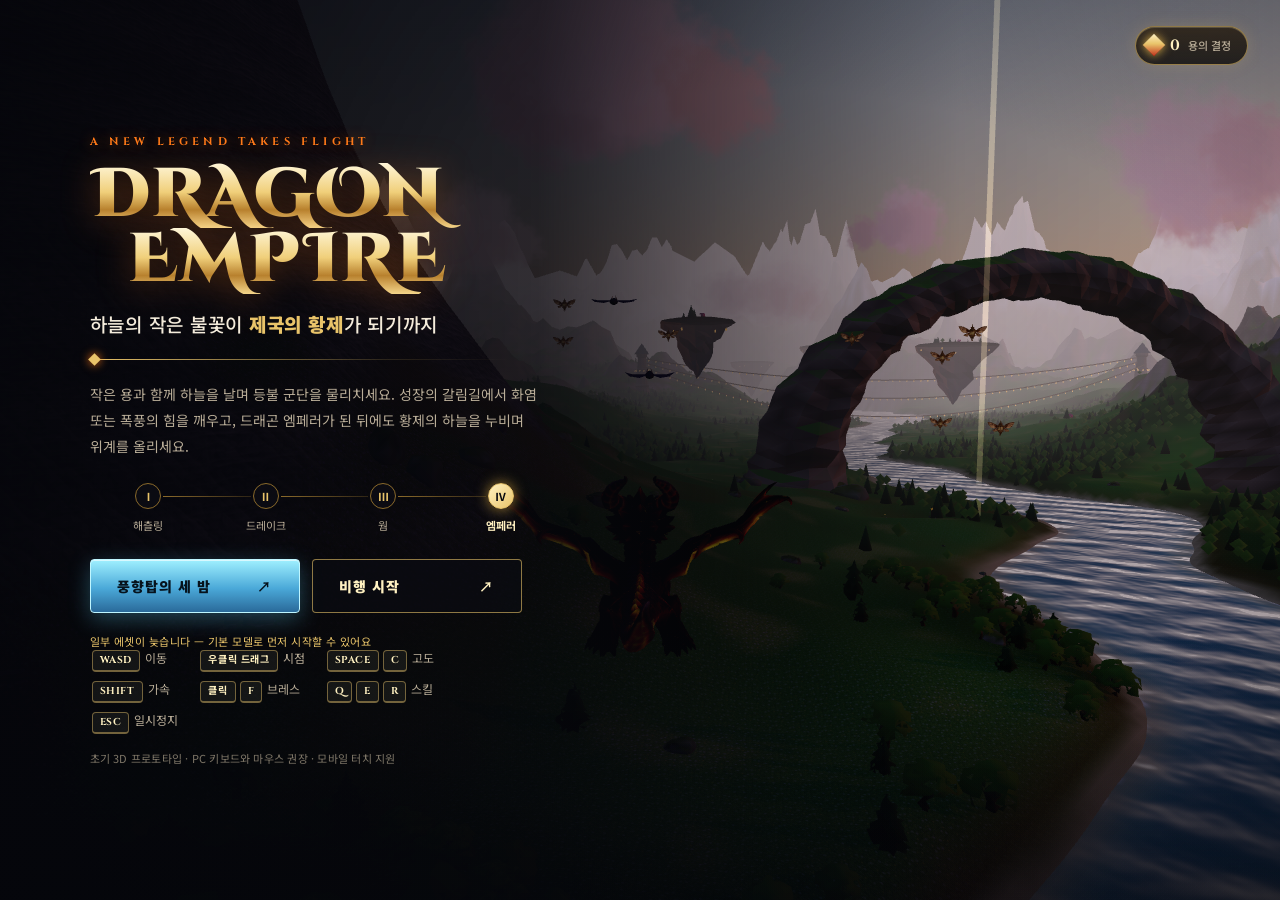
<file: index.html>
<!doctype html>
<html lang="ko">
<head>
<meta charset="utf-8">
<meta name="viewport" content="width=device-width,initial-scale=1,viewport-fit=cover">
<title>Dragon Empire · 첫 비행</title>
<link rel="stylesheet" href="style.css">
</head>
<body>
<canvas id="world"></canvas>
<div class="vignette"></div>

<header>
  <div class="brand">
    <svg class="sigil" viewBox="0 0 40 40" aria-hidden="true"><path d="M20 3l5 9 10-3-5 10 7 6-10 1-2 11-5-8-5 8-2-11-10-1 7-6-5-10 10 3z" fill="none" stroke="currentColor" stroke-width="1.6"/><circle cx="20" cy="21" r="4" fill="currentColor"/></svg>
    <div><small>DRAGON EMPIRE</small><h1>첫 비행</h1></div>
  </div>
  <div class="currency"><i class="gem"></i><span id="coins">0</span><small>용의 결정</small></div>
</header>

<main id="hud" hidden>
  <div class="status frame">
    <div class="status-top"><span id="stage">불씨 해츨링</span><b id="level">LV. 1</b></div>
    <div class="meter"><label>HP</label><div class="bar hp"><i id="hp"></i></div></div>
    <div class="meter"><label>XP</label><div class="bar xp"><i id="xp"></i></div></div>
    <small id="xptext">성장 경험치</small>
  </div>
  <div class="mission frame">
    <small>현재 목표</small>
    <strong id="objective">Lv.10 진화의 갈림길까지 성장하세요</strong>
    <span id="kills">처치 0</span>
    <em id="quest" hidden></em>
  </div>
  <button id="return" hidden>귀환 · 보상 받기</button>
  <div id="bossbar" hidden><b>등불의 여왕 · 루세르나</b><i><span></span></i></div>
  <div id="banner"><b></b><small></small></div>
  <div class="crosshair" aria-hidden="true"><span></span></div>
  <div id="combo"><b>0</b><small>COMBO</small></div>
  <div id="xptoast"></div>
  <div id="skills">
    <div class="slot" data-slot="fire"><kbd>F</kbd><i class="ico">✦</i><em>불씨 연사</em></div>
    <div class="slot" data-slot="boost"><kbd>SHIFT</kbd><i class="ico">➶</i><em>가속</em></div>
    <div class="slot locked" data-slot="skill1"><kbd>Q</kbd><i class="ico">✸</i><em>2단계 해금</em></div>
    <div class="slot locked" data-slot="skill2"><kbd>E</kbd><i class="ico">⛨</i><em>3단계 해금</em></div>
    <div class="slot ult locked" data-slot="ult"><kbd>R</kbd><i class="ico">☀</i><em>4단계 해금</em></div>
  </div>
  <div class="help"><kbd>W</kbd><kbd>A</kbd><kbd>S</kbd><kbd>D</kbd> 이동 <em>·</em> <kbd>우클릭 드래그</kbd> 시점 <em>·</em> <kbd>SPACE</kbd>/<kbd>C</kbd> 고도 <em>·</em> <kbd>SHIFT</kbd> 가속 <em>·</em> <kbd>클릭</kbd>/<kbd>F</kbd> 브레스 <em>·</em> <kbd>Q</kbd><kbd>E</kbd><kbd>R</kbd> 스킬</div>
</main>

<section class="overlay" id="start">
  <div class="panel hero">
    <p class="eyebrow">A NEW LEGEND TAKES FLIGHT</p>
    <h2 class="title"><span>Dragon</span><span>Empire</span></h2>
    <p class="subtitle">하늘의 작은 불꽃이 <em>제국의 황제</em>가 되기까지</p>
    <div class="rule"><i></i></div>
    <p class="lead">작은 용과 함께 하늘을 날며 등불 군단을 물리치세요. 성장의 갈림길에서 화염 또는 폭풍의 힘을 깨우고, 드래곤 엠페러가 된 뒤에도 황제의 하늘을 누비며 위계를 올리세요.</p>
    <ol class="stages">
      <li><b>Ⅰ</b>해츨링</li><li><b>Ⅱ</b>드레이크</li><li><b>Ⅲ</b>웜</li><li class="crown"><b>Ⅳ</b>엠페러</li>
    </ol>
    <div class="slots" id="slots" hidden></div>
    <div class="actions">
      <button id="nights-btn">풍향탑의 세 밤 <span>↗</span></button>
      <button id="begin">비행 시작 <span>↗</span></button>
      <button id="pause-return" class="ghost" hidden>귀환 · 보상 받기</button>
    </div>
    <small id="loadnote" class="note load"></small>
    <small id="nights-best" class="note"></small> <a id="explore-link" class="explore" href="?" hidden>탐험 모드 (개발 중) →</a>
    <div class="instructions">
      <span><kbd>WASD</kbd> 이동</span><span><kbd>우클릭 드래그</kbd> 시점</span><span><kbd>SPACE</kbd><kbd>C</kbd> 고도</span>
      <span><kbd>SHIFT</kbd> 가속</span><span><kbd>클릭</kbd><kbd>F</kbd> 브레스</span><span><kbd>Q</kbd><kbd>E</kbd><kbd>R</kbd> 스킬</span><span><kbd>ESC</kbd> 일시정지</span>
    </div>
    <small class="note">초기 3D 프로토타입 · PC 키보드와 마우스 권장 · 모바일 터치 지원</small>
  </div>
</section>

<section class="overlay center" id="choice" hidden>
  <div class="panel choice frame">
    <p class="eyebrow">EVOLUTION AWAITS</p>
    <h2>진화의 갈림길</h2>
    <p class="lead">당신의 드래곤은 어떤 힘을 깨울까요?</p>
    <div class="options">
      <button data-path="flame">
        <svg viewBox="0 0 48 48" aria-hidden="true"><path d="M24 4c3 9 13 13 13 25a13 13 0 0 1-26 0c0-7 4-10 6-14 1 4 3 6 5 7-1-7 0-13 2-18z" fill="currentColor"/></svg>
        <b>화염의 군주</b><small>브레스 피해량 증가<br>붉은 불꽃과 거대한 뿔</small>
      </button>
      <button data-path="storm">
        <svg viewBox="0 0 48 48" aria-hidden="true"><path d="M28 3L9 27h12l-4 18 22-26H27z" fill="currentColor"/></svg>
        <b>폭풍의 지배자</b><small>비행 속도와 생명력 증가<br>푸른 빛과 넓어진 날개</small>
      </button>
    </div>
  </div>
</section>

<section class="overlay center" id="result" hidden>
  <div class="panel result frame">
    <p class="eyebrow" id="result-label"></p>
    <h2 id="result-title"></h2>
    <div class="rule"><i></i></div>
    <p id="result-desc"></p>
    <button id="restart">다시 비행하기 <span>↗</span></button>
  </div>
</section>

<script>
// 시작 실패 안내: WebGL 미지원 또는 스크립트 로딩 실패(20초 내 게임 미준비) 시 빈 화면 대신 안내
(function () {
  function fail(title, msg) {
    var s = document.getElementById('start'); if (!s) return;
    s.hidden = false; s.innerHTML = '<div class="panel hero fail"><h2 class="title"><span>Dragon</span><span>Empire</span></h2><p class="lead"><b>' + title + '</b><br>' + msg + '</p><button onclick="location.reload()">다시 시도 <span>↗</span></button></div>';
  }
  var ok = false; try { var c = document.createElement('canvas'); ok = !!(window.WebGL2RenderingContext && c.getContext('webgl2')) || !!c.getContext('webgl'); } catch (e) {}
  if (!ok) { window.DE_NO_WEBGL = true; addEventListener('DOMContentLoaded', function () { fail('이 브라우저에서는 3D(WebGL)를 쓸 수 없습니다', '최신 Chrome·Edge·Firefox에서 하드웨어 가속을 켜고 다시 열어 주세요. PC 키보드·마우스를 권장합니다.'); }); return; }
  setTimeout(function () { if (!window.__game) fail('게임을 불러오지 못했습니다', '네트워크가 느리거나 파일 일부를 받지 못했습니다. 새로고침해 주세요.'); }, 20000);
})();
</script>
<script type="module" src="game.js"></script>
</body>
</html>
</file>
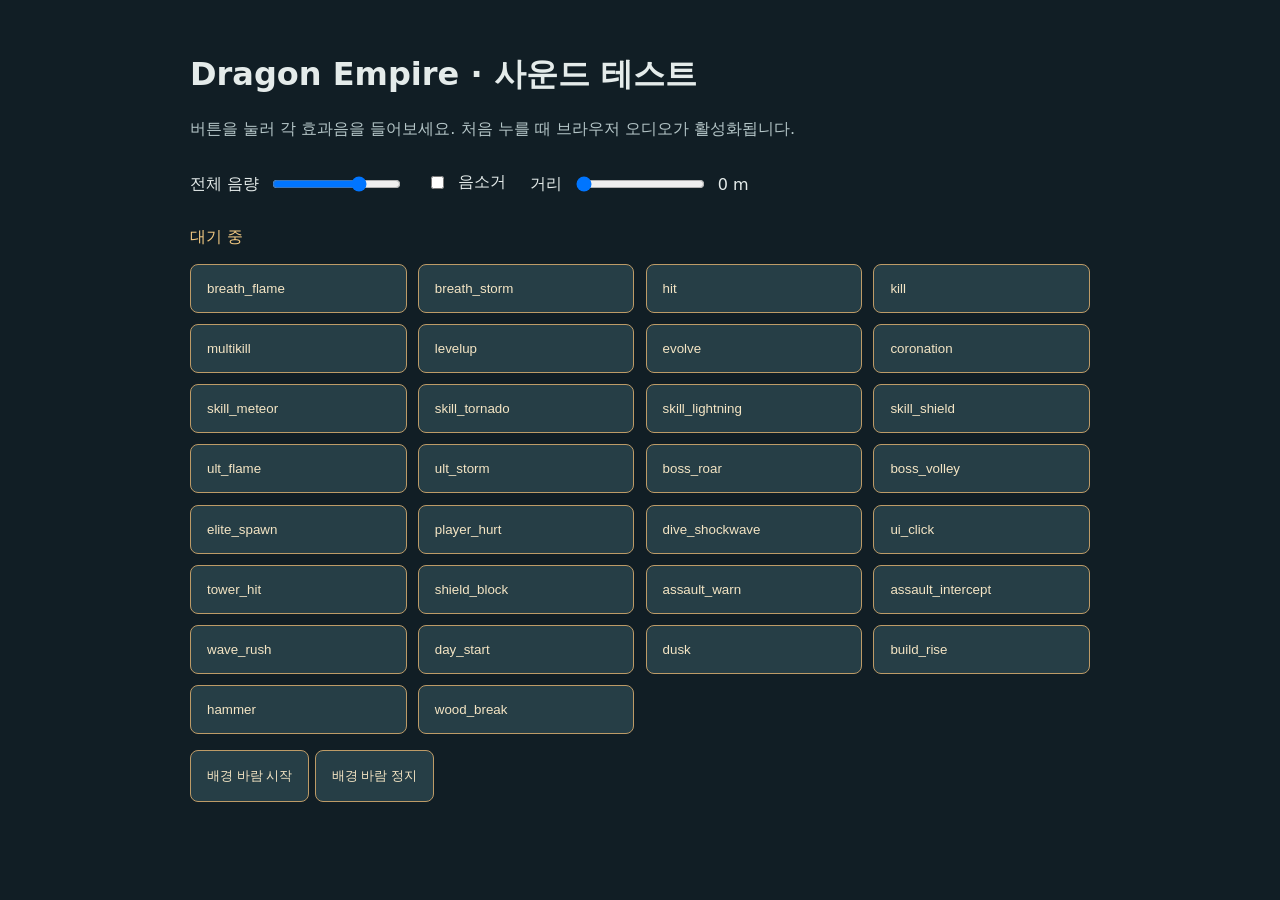
<file: audio-test.html>
<!doctype html><html lang="ko"><head><meta charset="utf-8"><meta name="viewport" content="width=device-width,initial-scale=1"><title>Dragon Empire · Sound Lab</title><style>body{font:16px system-ui;background:#111e25;color:#e4ebea;margin:0;padding:2rem}main{max-width:900px;margin:auto}p{color:#b4c5c7}#buttons{display:grid;grid-template-columns:repeat(auto-fit,minmax(180px,1fr));gap:.7rem}button{color:#f4e5c4;background:#263e46;border:1px solid #bd9b67;border-radius:8px;padding:1rem;cursor:pointer;text-align:left}button:hover{background:#38545b}label{display:inline-flex;align-items:center;gap:.7rem;margin:1rem 1.5rem 1rem 0}#status{color:#f2c982}</style></head><body><main><h1>Dragon Empire · 사운드 테스트</h1><p>버튼을 눌러 각 효과음을 들어보세요. 처음 누를 때 브라우저 오디오가 활성화됩니다.</p><label>전체 음량 <input id="volume" type="range" min="0" max="1" step="0.05" value="0.7"></label><label><input id="mute" type="checkbox"> 음소거</label><label>거리 <input id="distance" type="range" min="0" max="300" value="0"><output id="dist">0 m</output></label><p id="status" aria-live="polite">대기 중</p><div id="buttons"></div><p><button id="ambience">배경 바람 시작</button> <button id="stop">배경 바람 정지</button></p></main><script type="module">import {createAudio,SOUND_NAMES} from './audio.js';const audio=createAudio();const $=s=>document.querySelector(s);for(const name of SOUND_NAMES){const b=document.createElement('button');b.textContent=name;b.addEventListener('click',()=>{$('#status').textContent=audio.play(name,{z:Number($('#distance').value)})?name+' 재생':name+' 재생 불가 (음소거 또는 재생 제한)'});$('#buttons').append(b)}$('#volume').oninput=e=>audio.setMaster(Number(e.target.value));$('#mute').onchange=e=>audio.mute(e.target.checked);$('#distance').oninput=e=>$('#dist').textContent=e.target.value+' m';$('#ambience').onclick=()=>audio.startAmbience(2);$('#stop').onclick=()=>audio.stopAmbience();</script></body></html>
</file>
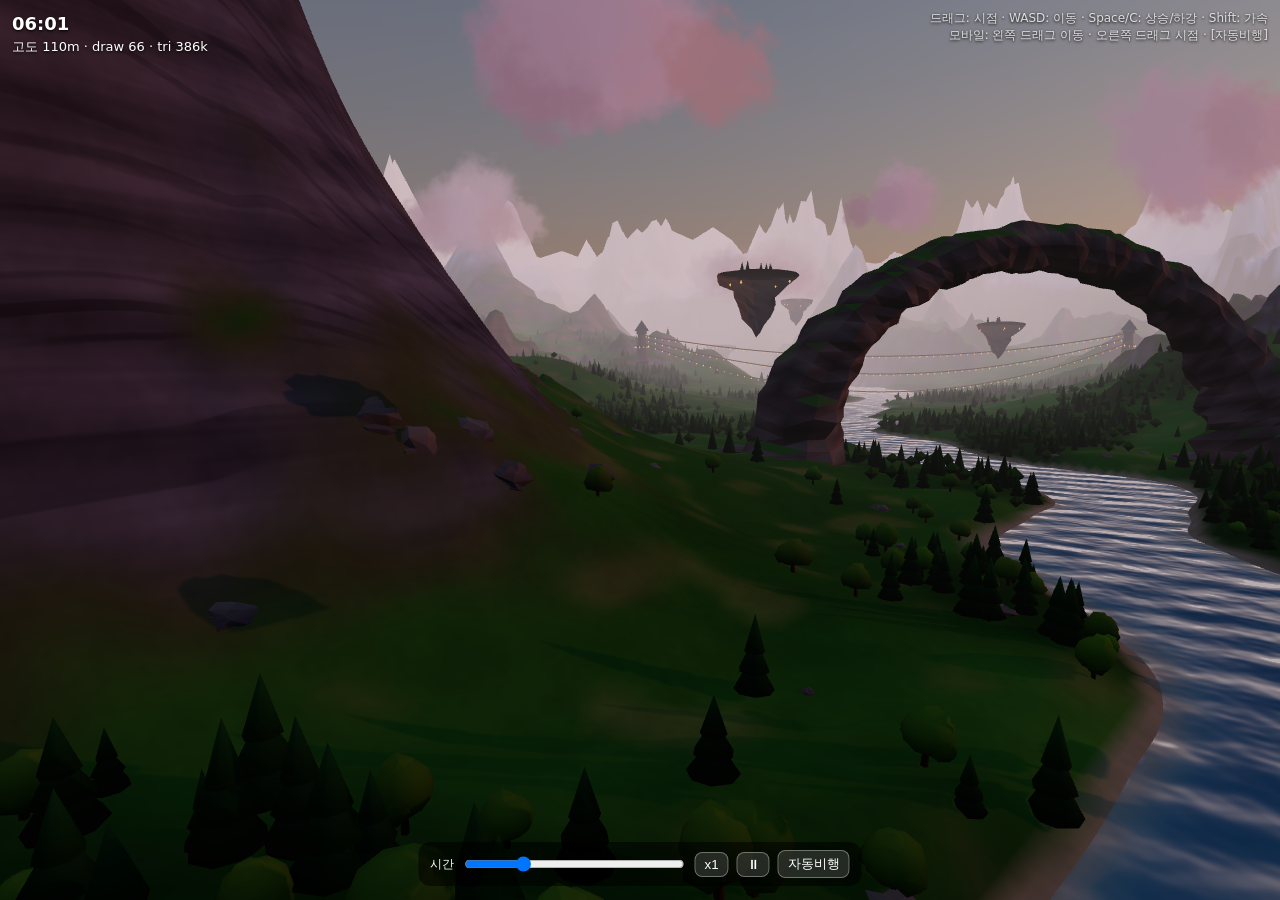
<file: world-demo.html>
<!doctype html>
<html lang="ko"><head><meta charset="utf-8">
<meta name="viewport" content="width=device-width,initial-scale=1,maximum-scale=1,user-scalable=no">
<title>드래곤 엠파이어 — 월드 데모 (world-demo)</title>
<style>
html,body{margin:0;height:100%;overflow:hidden;background:#000;font-family:system-ui,sans-serif;touch-action:none}
#hud{position:fixed;left:12px;top:10px;color:#fff;text-shadow:0 1px 3px #000;font-size:13px;line-height:1.5;pointer-events:none}
#hud b{font-size:18px}
#bar{position:fixed;left:50%;bottom:14px;transform:translateX(-50%);display:flex;gap:8px;align-items:center;background:#0008;padding:8px 12px;border-radius:12px;color:#fff;font-size:12px}
#bar input{width:220px} #bar button{background:#ffffff22;color:#fff;border:1px solid #fff5;border-radius:8px;padding:4px 9px}
#help{position:fixed;right:12px;top:10px;color:#fffc;font-size:12px;text-align:right;text-shadow:0 1px 3px #000;pointer-events:none}
</style></head><body>
<div id="hud"><b id="clock">06:00</b><br><span id="info"></span></div>
<div id="help">드래그: 시점 · WASD: 이동 · Space/C: 상승/하강 · Shift: 가속<br>모바일: 왼쪽 드래그 이동 · 오른쪽 드래그 시점 · [자동비행]</div>
<div id="bar">시간 <input id="slider" type="range" min="0" max="24" step="0.05" value="6">
<button id="speed">x1</button><button id="pause">⏸</button><button id="auto">자동비행</button></div>
<script type="module">
import * as THREE from './vendor/three.module.js';
import { createTerrain } from './world/terrain.js';
import { createTimeOfDay } from './world/timeofday.js';
import { createClouds } from './world/clouds.js';

const qs = new URLSearchParams(location.search);
const renderer = new THREE.WebGLRenderer({ antialias: true, powerPreference: 'high-performance' });
renderer.setPixelRatio(Math.min(devicePixelRatio, 1.75));
renderer.setSize(innerWidth, innerHeight);
renderer.shadowMap.enabled = qs.get('shadows') !== '0';
renderer.shadowMap.type = THREE.PCFSoftShadowMap;
document.body.appendChild(renderer.domElement);
const scene = new THREE.Scene();
const camera = new THREE.PerspectiveCamera(62, innerWidth / innerHeight, 0.5, 20000);

const tex = qs.get('tex') === '1' ? { meadow: 'assets/pending/terrain/meadow.png', cliff: 'assets/pending/terrain/cliff.png', snow: 'assets/pending/terrain/snowrock.png' } : {};
const terrain = createTerrain({ scene, renderer, seed: 7, textures: tex, clouds: false });
const tod = createTimeOfDay({ scene, renderer, camera, startHour: +(qs.get('h') ?? 6), dayLengthSec: +(qs.get('len') ?? 660) });
const clouds = createClouds({ scene });

// ---- 카메라 상태
const pos = terrain.spawnPoint.clone(); let yaw = +(qs.get('yaw') ?? 0), pitch = +(qs.get('pitch') ?? -0.12);
if (qs.get('x')) pos.x = +qs.get('x'); if (qs.get('z')) pos.z = +qs.get('z');
if (qs.get('y')) pos.y = Math.max(terrain.heightAt(pos.x, pos.z), terrain.waterLevel) + +qs.get('y');
const keys = {}; addEventListener('keydown', e => keys[e.code] = true); addEventListener('keyup', e => keys[e.code] = false);
let auto = qs.get('auto') === '1', autoT = 0;
const touches = new Map(); let mx = 0, mz = 0;
renderer.domElement.addEventListener('pointerdown', e => { renderer.domElement.setPointerCapture(e.pointerId); touches.set(e.pointerId, { x: e.clientX, y: e.clientY, sx: e.clientX, sy: e.clientY, left: e.pointerType === 'touch' && e.clientX < innerWidth / 2 }); });
renderer.domElement.addEventListener('pointermove', e => { const t = touches.get(e.pointerId); if (!t) return;
  if (t.left) { mx = THREE.MathUtils.clamp((e.clientX - t.sx) / 60, -1, 1); mz = THREE.MathUtils.clamp((e.clientY - t.sy) / 60, -1, 1); }
  else { yaw -= (e.clientX - t.x) * 0.004; pitch = THREE.MathUtils.clamp(pitch - (e.clientY - t.y) * 0.004, -1.4, 1.4); }
  t.x = e.clientX; t.y = e.clientY; });
const up = e => { const t = touches.get(e.pointerId); if (t?.left) { mx = mz = 0; } touches.delete(e.pointerId); };
renderer.domElement.addEventListener('pointerup', up); renderer.domElement.addEventListener('pointercancel', up);

// ---- UI
const $ = id => document.getElementById(id); const speeds = [1, 10, 60]; let si = 0;
$('slider').oninput = e => tod.setHour(+e.target.value);
$('speed').onclick = () => { si = (si + 1) % speeds.length; tod.setSpeed(speeds[si]); $('speed').textContent = 'x' + speeds[si]; };
$('pause').onclick = () => { tod.paused = !tod.paused; $('pause').textContent = tod.paused ? '▶' : '⏸'; };
$('auto').onclick = () => { auto = !auto; };
if (qs.get('paused') === '1') tod.paused = true;
addEventListener('resize', () => { camera.aspect = innerWidth / innerHeight; camera.updateProjectionMatrix(); renderer.setSize(innerWidth, innerHeight); });

const fwd = new THREE.Vector3(), right = new THREE.Vector3(), clock = new THREE.Clock();
function frame() {
  const dt = Math.min(clock.getDelta(), 0.05);
  if (auto) { // 계곡을 도는 시네마틱 경로
    autoT += dt * 0.035; const r = 1500 + Math.sin(autoT * 1.7) * 600;
    const nx = Math.cos(autoT) * r, nz = Math.sin(autoT) * r;
    const ny = Math.max(terrain.heightAt(nx, nz), terrain.waterLevel) + 140 + Math.sin(autoT * 3) * 90;
    const target = new THREE.Vector3(nx, ny, nz); const d = target.clone().sub(pos);
    if (d.lengthSq() > 1) { yaw = THREE.MathUtils.lerp(yaw, Math.atan2(-d.x, -d.z), 0.03); pitch = THREE.MathUtils.lerp(pitch, Math.atan2(d.y, Math.hypot(d.x, d.z)) * 0.6 - 0.08, 0.03); }
    pos.lerp(target, Math.min(1, dt * 1.2));
  } else {
    const sp = (keys.ShiftLeft || keys.ShiftRight ? 260 : 90) * dt;
    fwd.set(-Math.sin(yaw) * Math.cos(pitch), Math.sin(pitch), -Math.cos(yaw) * Math.cos(pitch)); right.set(Math.cos(yaw), 0, -Math.sin(yaw));
    let f = (keys.KeyW ? 1 : 0) - (keys.KeyS ? 1 : 0) - mz, s = (keys.KeyD ? 1 : 0) - (keys.KeyA ? 1 : 0) + mx;
    pos.addScaledVector(fwd, f * sp).addScaledVector(right, s * sp);
    pos.y += ((keys.Space ? 1 : 0) - (keys.KeyC ? 1 : 0)) * sp;
  }
  const ground = Math.max(terrain.heightAt(pos.x, pos.z), terrain.waterLevel) + 8; if (pos.y < ground) pos.y = ground;
  camera.position.copy(pos); camera.rotation.set(pitch, yaw, 0, 'YXZ');
  tod.update(dt, pos); terrain.setSunDirection(tod.sunDirection); terrain.update(pos, dt); clouds.update(dt, camera, tod);
  renderer.render(scene, camera);
  const h = tod.hour; $('clock').textContent = String(Math.floor(h)).padStart(2, '0') + ':' + String(Math.floor((h % 1) * 60)).padStart(2, '0');
  if (!$('slider').matches(':active')) $('slider').value = h;
  $('info').textContent = `고도 ${Math.round(pos.y - terrain.heightAt(pos.x, pos.z))}m · draw ${renderer.info.render.calls} · tri ${(renderer.info.render.triangles / 1000).toFixed(0)}k`;
  requestAnimationFrame(frame);
}
window.__ready = true; frame();
</script></body></html>
</file>
<file: style.css>
/* Dragon Empire UI — "Ember Regalia" (2026-11-20)
   참고: threejsassets/game-hud(MIT, 레이아웃), arwes(MIT, 프레임 아이디어). 코드 복사 없음.
   폰트: Cinzel / Cinzel Decorative / Noto Sans KR (Google Fonts, OFL) — 오프라인이면 serif/sans 폴백 */
@import url('https://fonts.googleapis.com/css2?family=Cinzel+Decorative:wght@700;900&family=Cinzel:wght@500;700;900&family=Noto+Sans+KR:wght@400;500;700;900&display=swap');

:root{
  --void:#07090f; --glass:rgba(12,13,20,.72); --glass-hi:rgba(30,24,26,.86);
  --gold:#e9c46a; --gold-hi:#fff1c1; --gold-dim:#8a6a2b; --ember:#ff7a1a; --ember-deep:#c2311b;
  --storm:#5fd3ff; --storm-deep:#6a5cff; --hp:#e2463b; --xp:#ffc94d;
  --text:#f4ecdc; --text-dim:#b9ad98;
  --title:'Cinzel Decorative','Cinzel',Georgia,serif; --head:'Cinzel','Noto Sans KR',Georgia,serif; --body:'Noto Sans KR',system-ui,sans-serif;
  --shadow:0 18px 50px rgba(0,0,0,.55),0 0 0 1px rgba(233,196,106,.32),inset 0 1px 0 rgba(255,241,193,.12);
  --blur:blur(10px) saturate(140%);
}
*{box-sizing:border-box}
body{margin:0;word-break:keep-all;background:var(--void);color:var(--text);font-family:var(--body);overflow:hidden;-webkit-font-smoothing:antialiased}
canvas,.vignette{position:fixed;inset:0;width:100%;height:100%}
.vignette{pointer-events:none;background:radial-gradient(ellipse at 60% 45%,transparent 45%,rgba(4,5,10,.55) 100%),linear-gradient(0deg,rgba(6,7,12,.5),transparent 30%)}
[hidden]{display:none!important}
kbd{display:inline-block;min-width:22px;padding:2px 7px;margin:0 2px;border-radius:4px;border:1px solid rgba(233,196,106,.45);border-bottom-width:2px;background:rgba(255,241,193,.06);color:var(--gold-hi);font:700 10px/1.5 var(--head);letter-spacing:.06em;text-align:center}

/* ---------- 프레임 (금빛 이중선 + 모서리 장식) ---------- */
.frame{position:relative;background:linear-gradient(180deg,var(--glass-hi),var(--glass));border:1px solid rgba(233,196,106,.38);box-shadow:var(--shadow);backdrop-filter:var(--blur);-webkit-backdrop-filter:var(--blur)}
.frame::before,.frame::after{content:"";position:absolute;width:9px;height:9px;border:1px solid var(--gold);background:var(--void);transform:rotate(45deg);top:-5px}
.frame::before{left:-5px}.frame::after{right:-5px}

/* ---------- 헤더 ---------- */
header{position:fixed;z-index:45;top:24px;left:32px;right:32px;display:flex;justify-content:space-between;align-items:center;pointer-events:none}
.brand{display:flex;align-items:center;gap:12px}
.sigil{width:34px;height:34px;color:var(--gold);filter:drop-shadow(0 0 8px rgba(255,122,26,.6))}
header small{display:block;font:700 10px var(--head);letter-spacing:.32em;color:var(--gold)}
h1{margin:2px 0 0;font:700 18px var(--body);letter-spacing:.12em;color:var(--text)}
.currency{display:flex;align-items:center;gap:8px;padding:8px 16px 8px 10px;border-radius:999px;background:linear-gradient(180deg,rgba(40,30,18,.85),rgba(14,12,10,.8));border:1px solid rgba(233,196,106,.55);box-shadow:0 0 16px rgba(233,196,106,.18),inset 0 1px 0 rgba(255,241,193,.2);font:700 15px var(--head);color:var(--gold-hi);font-variant-numeric:tabular-nums}
.currency small{font:500 11px var(--body);letter-spacing:0;color:var(--text-dim)}
.gem{width:16px;height:16px;transform:rotate(45deg);background:linear-gradient(135deg,#fff1c1,#e9c46a 45%,#c2311b);box-shadow:0 0 10px rgba(255,201,77,.8)}

/* ---------- 오버레이 / 시작 화면 ---------- */
.overlay{position:fixed;inset:0;z-index:40;display:flex;align-items:center;padding:6vw 7vw;background:linear-gradient(90deg,rgba(5,6,11,.94) 0%,rgba(6,7,12,.78) 42%,rgba(6,7,12,.12) 75%,transparent)}
.overlay.center{justify-content:center;background:radial-gradient(ellipse at center,rgba(6,7,12,.72),rgba(4,5,9,.92))}
.panel{max-width:600px;animation:rise .7s cubic-bezier(.2,.8,.2,1) both}
@keyframes rise{from{opacity:0;transform:translateY(18px)}to{opacity:1;transform:none}}
.eyebrow{margin:0 0 14px;font:700 11px var(--head);letter-spacing:.38em;color:var(--ember);text-shadow:0 0 12px rgba(255,122,26,.5)}
.title{margin:0;font-family:var(--title);font-weight:900;line-height:.95;letter-spacing:.02em;font-size:clamp(46px,6.4vw,92px);text-transform:uppercase}
.title span{display:block;background:linear-gradient(180deg,#fff6d8 0%,#f0cf7a 45%,#b8812e 72%,#f4d58a 100%);-webkit-background-clip:text;background-clip:text;color:transparent;filter:drop-shadow(0 4px 18px rgba(255,122,26,.35))}
.title span+span{padding-left:.55em}
.subtitle{margin:16px 0 0;font:500 clamp(15px,1.5vw,19px) var(--body);color:var(--text);letter-spacing:.04em}
.subtitle em,h2 em{font-style:normal;color:var(--gold);font-weight:900}
.rule{position:relative;height:1px;margin:22px 0;background:linear-gradient(90deg,var(--gold),rgba(233,196,106,.15) 70%,transparent);max-width:420px}
.rule i{position:absolute;left:0;top:-4px;width:9px;height:9px;transform:rotate(45deg);background:var(--gold);box-shadow:0 0 10px var(--ember)}
.lead{color:var(--text-dim);line-height:1.85;font-size:14px;max-width:470px;margin:0}
.stages{list-style:none;display:flex;gap:0;padding:0;margin:24px 0 4px;max-width:470px}
.stages li{flex:1;position:relative;text-align:center;font-size:11px;color:var(--text-dim);padding-top:34px}
.stages li b{position:absolute;top:0;left:50%;transform:translateX(-50%);width:26px;height:26px;border-radius:50%;border:1px solid var(--gold-dim);display:grid;place-items:center;font:700 11px var(--head);color:var(--gold);background:rgba(12,13,20,.8)}
.stages li:not(:last-child)::after{content:"";position:absolute;top:13px;left:calc(50% + 15px);right:calc(-50% + 15px);height:1px;background:linear-gradient(90deg,var(--gold-dim),rgba(138,106,43,.3))}
.stages li.crown b{border-color:var(--gold);color:var(--void);background:linear-gradient(135deg,#fff1c1,#e9c46a);box-shadow:0 0 14px rgba(255,201,77,.6)}
.stages li.crown{color:var(--gold-hi);font-weight:700}
.actions{display:flex;flex-wrap:wrap;gap:12px;margin:26px 0 20px}
.panel button{position:relative;cursor:pointer;border:1px solid #f6dc95;border-radius:4px;padding:16px 26px;min-width:210px;font:900 14px var(--body);letter-spacing:.08em;color:#2a1606;background:linear-gradient(180deg,#ffe7a6 0%,#e9b85a 55%,#c9862f 100%);box-shadow:0 6px 22px rgba(255,122,26,.28),inset 0 1px 0 rgba(255,255,255,.6),inset 0 -2px 0 rgba(120,60,10,.35);transition:transform .15s,box-shadow .2s,filter .2s;text-align:left}
.panel button span{float:right;margin-left:18px;font-weight:700}
.panel button:hover{transform:translateY(-2px);filter:brightness(1.08);box-shadow:0 10px 30px rgba(255,122,26,.45),0 0 0 1px rgba(255,241,193,.4),inset 0 1px 0 rgba(255,255,255,.7)}
.panel button:active{transform:translateY(0)}
.panel button.ghost{background:rgba(12,13,20,.55);color:var(--gold-hi);border-color:rgba(233,196,106,.6);box-shadow:inset 0 0 0 1px rgba(233,196,106,.12)}
.panel button.ghost:hover{background:rgba(60,44,20,.7)}
.instructions{display:grid;grid-template-columns:repeat(3,auto);justify-content:start;gap:8px 20px;font-size:12px;color:var(--text-dim);margin:0 0 16px}
.note{display:block;font-size:11px;color:#7f7768;letter-spacing:.02em}

/* ---------- 진화 선택 ---------- */
.choice,.result{padding:40px 44px;max-width:720px;text-align:center}
.choice h2,.result h2{margin:0 0 10px;font:900 clamp(30px,3.6vw,46px) var(--head);letter-spacing:.04em;background:linear-gradient(180deg,#fff6d8,#e9c46a 60%,#b8812e);-webkit-background-clip:text;background-clip:text;color:transparent}
.choice .lead{margin:0 auto 26px}
.result .rule{margin:18px auto;max-width:260px;background:linear-gradient(90deg,transparent,var(--gold),transparent)}
.result .rule i{left:calc(50% - 4px)}
.result #result-desc{color:var(--text);line-height:1.9;font-size:14px;margin:0 auto 6px;max-width:520px}
.result button{margin-top:22px}
.options{display:flex;gap:16px;justify-content:center}
.options button{flex:1;min-width:0;max-width:300px;padding:26px 22px 24px;text-align:center;border-radius:6px;color:var(--text);background:linear-gradient(180deg,rgba(40,22,14,.92),rgba(14,10,10,.92));border:1px solid rgba(255,122,26,.55);box-shadow:inset 0 0 40px rgba(255,90,20,.12),0 10px 30px rgba(0,0,0,.4)}
.options button[data-path=storm]{background:linear-gradient(180deg,rgba(14,24,44,.92),rgba(8,10,20,.92));border-color:rgba(95,211,255,.55);box-shadow:inset 0 0 40px rgba(95,140,255,.14),0 10px 30px rgba(0,0,0,.4)}
.options svg{width:46px;height:46px;display:block;margin:0 auto 12px;color:var(--ember);filter:drop-shadow(0 0 12px rgba(255,122,26,.8))}
.options [data-path=storm] svg{color:var(--storm);filter:drop-shadow(0 0 12px rgba(95,211,255,.8))}
.options b{display:block;font:900 19px var(--body);letter-spacing:.06em}
.options small{display:block;margin-top:10px;font:400 12px/1.7 var(--body);color:var(--text-dim)}
.options button:hover{transform:translateY(-4px);filter:none;box-shadow:inset 0 0 50px rgba(255,90,20,.25),0 0 28px rgba(255,122,26,.45)}
.options button[data-path=storm]:hover{box-shadow:inset 0 0 50px rgba(95,140,255,.28),0 0 28px rgba(95,211,255,.45)}

/* ---------- HUD ---------- */
#hud{position:fixed;inset:0;z-index:10;pointer-events:none}
#hud button{pointer-events:auto}
.status{position:fixed;top:92px;left:32px;width:262px;padding:14px 16px 12px;border-radius:6px;font-size:12px}
.status-top{display:flex;justify-content:space-between;align-items:baseline;gap:8px;margin-bottom:10px}
#stage{font:700 13px var(--body);color:var(--text);letter-spacing:.04em}
#level{font:700 13px var(--head);color:var(--gold);letter-spacing:.06em;white-space:nowrap;text-shadow:0 0 10px rgba(255,201,77,.4)}
.meter{display:flex;align-items:center;gap:8px;margin:6px 0}
.meter label{width:20px;font:700 9px var(--head);letter-spacing:.1em;color:var(--text-dim)}
.bar{flex:1;height:8px;border-radius:2px;background:rgba(0,0,0,.55);box-shadow:inset 0 0 0 1px rgba(233,196,106,.22);overflow:hidden}
.bar i{display:block;width:100%;height:100%;transition:width .25s ease-out}
.bar.hp i{background:linear-gradient(180deg,#ff7a6a,var(--hp) 55%,#8e1d16);box-shadow:0 0 10px rgba(226,70,59,.6)}
.bar.xp{height:5px}
.bar.xp i{background:linear-gradient(90deg,#c9862f,var(--xp),#fff1c1)}
#xptext{display:block;margin:6px 0 0 28px;font-size:10px;color:var(--text-dim);font-variant-numeric:tabular-nums}
.mission{position:fixed;top:92px;right:32px;min-width:250px;max-width:300px;padding:14px 18px;border-radius:6px;display:grid;gap:6px}
.mission small{font:700 9px var(--head);letter-spacing:.28em;color:var(--ember)}
.mission strong{font:700 13px/1.5 var(--body);color:var(--text)}
.mission span{font:700 11px var(--head);color:var(--gold);letter-spacing:.06em}
#return{position:fixed;right:32px;top:212px;z-index:30;cursor:pointer;border:1px solid var(--gold);border-radius:4px;background:linear-gradient(180deg,rgba(60,44,20,.9),rgba(20,16,10,.9));color:var(--gold-hi);font:900 12px var(--body);letter-spacing:.06em;padding:10px 18px;box-shadow:0 0 18px rgba(233,196,106,.25)}
#return:hover{filter:brightness(1.2)}
.crosshair{position:fixed;top:50%;left:50%;width:34px;height:34px;transform:translate(-50%,-50%);pointer-events:none;border:1px solid rgba(255,241,193,.55);border-radius:50%;box-shadow:0 0 8px rgba(0,0,0,.6)}
.crosshair::before,.crosshair::after{content:"";position:absolute;background:rgba(255,241,193,.85)}
.crosshair::before{left:50%;top:-7px;bottom:-7px;width:1px;transform:translateX(-50%);-webkit-mask:linear-gradient(#000 0 9px,transparent 9px calc(100% - 9px),#000 0);mask:linear-gradient(#000 0 9px,transparent 9px calc(100% - 9px),#000 0)}
.crosshair::after{top:50%;left:-7px;right:-7px;height:1px;transform:translateY(-50%);-webkit-mask:linear-gradient(90deg,#000 0 9px,transparent 9px calc(100% - 9px),#000 0);mask:linear-gradient(90deg,#000 0 9px,transparent 9px calc(100% - 9px),#000 0)}
.crosshair span{position:absolute;left:50%;top:50%;width:4px;height:4px;margin:-2px;border-radius:50%;background:var(--ember);box-shadow:0 0 8px var(--ember)}
.help{position:fixed;bottom:22px;left:50%;transform:translateX(-50%);padding:9px 18px;border-radius:999px;background:rgba(8,9,14,.62);border:1px solid rgba(233,196,106,.22);backdrop-filter:var(--blur);font-size:11px;color:var(--text-dim);white-space:nowrap}
.help em{font-style:normal;color:var(--gold-dim);margin:0 4px}

/* 보스 체력바 */
#bossbar{position:fixed;top:30px;left:50%;transform:translateX(-50%);width:min(46vw,620px);text-align:center;z-index:15}
#bossbar b{display:block;margin-bottom:6px;font:900 14px var(--head);letter-spacing:.18em;color:var(--gold-hi);text-shadow:0 0 14px rgba(255,122,26,.7),0 2px 4px #000}
#bossbar i{position:relative;display:block;height:12px;border:1px solid var(--gold);background:rgba(0,0,0,.7);box-shadow:0 0 18px rgba(255,122,26,.35)}
#bossbar i::before,#bossbar i::after{content:"";position:absolute;top:50%;width:10px;height:10px;margin-top:-5px;transform:rotate(45deg);background:var(--gold);box-shadow:0 0 8px var(--ember)}
#bossbar i::before{left:-6px}#bossbar i::after{right:-6px}
#bossbar span{display:block;height:100%;width:100%;background:linear-gradient(180deg,#ffb15a,#e0541b 50%,#8e1d16);transition:width .3s}

/* 배너 */
#banner{position:fixed;left:50%;top:24%;transform:translate(-50%,-10px);text-align:center;opacity:0;transition:opacity .35s,transform .35s;pointer-events:none;z-index:25;padding:14px 60px;background:radial-gradient(ellipse at center,rgba(8,6,4,.6),transparent 70%)}
#banner.on{opacity:1;transform:translate(-50%,0)}
#banner b{display:block;font:900 clamp(24px,3.4vw,42px) var(--head);letter-spacing:.08em;background:linear-gradient(180deg,#fff6d8,#e9c46a 60%,#c9862f);-webkit-background-clip:text;background-clip:text;color:transparent;filter:drop-shadow(0 2px 12px rgba(255,122,26,.55))}
#banner small{display:block;margin-top:8px;font-size:12px;color:var(--text);letter-spacing:.08em;text-shadow:0 1px 6px #000}
#banner small::before,#banner small::after{content:"◆";color:var(--gold);font-size:8px;margin:0 10px;vertical-align:middle}
body.hurt .vignette{animation:hurt .35s}
@keyframes hurt{0%{box-shadow:inset 0 0 140px #ff2a2aaa}100%{box-shadow:inset 0 0 0 #ff2a2a00}}

/* ---------- 모바일 터치 UI (touch.js, 클래스 유지) ---------- */
#touch-ui{position:fixed;inset:0;z-index:5;pointer-events:none}
#touch-ui[hidden]{display:none}
#touch-ui .tc-look{position:absolute;inset:0;pointer-events:auto;touch-action:none}
#touch-ui .tc-stick{position:absolute;width:110px;height:110px;margin:-55px 0 0 -55px;border-radius:50%;background:radial-gradient(circle,rgba(12,13,20,.25),rgba(12,13,20,.55));border:1px solid rgba(233,196,106,.6);box-shadow:inset 0 0 20px rgba(233,196,106,.15);opacity:0;transition:opacity .15s;pointer-events:none;left:18%;top:72%}
#touch-ui .tc-stick.on{opacity:1}
#touch-ui .tc-knob{position:absolute;left:30px;top:30px;width:50px;height:50px;border-radius:50%;background:radial-gradient(circle at 35% 30%,#fff1c1,#e9c46a 60%,#8a6a2b);box-shadow:0 0 14px rgba(233,196,106,.6)}
#touch-ui .tc-buttons{position:absolute;right:max(16px,env(safe-area-inset-right));bottom:max(18px,env(safe-area-inset-bottom));display:grid;grid-template-columns:64px 84px;grid-template-rows:56px 56px 84px;gap:10px;pointer-events:auto}
#touch-ui button{border-radius:50%;border:1px solid rgba(233,196,106,.6);background:rgba(12,13,20,.6);color:var(--gold-hi);font:700 12px var(--head);letter-spacing:.06em;touch-action:none;user-select:none;-webkit-user-select:none;box-shadow:inset 0 0 14px rgba(233,196,106,.12)}
#touch-ui button.on{background:rgba(255,160,60,.65)}
#touch-ui [data-k=up]{grid-column:1;grid-row:1}#touch-ui [data-k=down]{grid-column:1;grid-row:2}
#touch-ui .tc-boost{grid-column:2;grid-row:1/3;border-radius:28px;border-color:rgba(95,211,255,.7);box-shadow:inset 0 0 18px rgba(95,211,255,.25)}
#touch-ui .tc-fire{grid-column:1/3;grid-row:3;border-radius:42px;font-size:16px;background:radial-gradient(circle,rgba(255,122,26,.65),rgba(160,40,10,.6));border-color:#ffb15a;box-shadow:0 0 20px rgba(255,122,26,.5)}

/* ---------- 반응형 ---------- */
@media(max-width:760px){
  header{left:16px;right:16px;top:14px}.sigil{width:28px;height:28px}
  .overlay{padding:84px 22px 24px;align-items:flex-start;overflow:auto;background:linear-gradient(180deg,rgba(5,6,11,.92),rgba(6,7,12,.8))}
  .instructions{grid-template-columns:repeat(2,auto)}
  .status{left:16px;top:72px;width:196px;padding:10px 12px}
  .mission{right:16px;top:72px;min-width:0;width:170px;padding:10px 12px}
  .help{white-space:normal;width:92%;text-align:center}
  .options{flex-direction:column;align-items:stretch}.options button{max-width:none}
  .choice,.result{padding:28px 20px}
  #bossbar{width:70vw;top:150px}
}
@media(max-width:420px){.mission{top:auto;bottom:96px}#return{top:auto;bottom:56px;right:16px}}
@media (pointer:coarse) and (max-height:520px){
  header{transform:scale(.78);transform-origin:top left}
  #hud .status{transform:scale(.72);transform-origin:top left}
  #hud .mission{transform:scale(.7);transform-origin:top right}
  #bossbar{top:12px}
}

/* ---------- M2: 스킬 바 · 콤보 ---------- */
#skills{position:fixed;left:50%;bottom:64px;transform:translateX(-50%);display:flex;gap:10px;align-items:flex-end}
#skills .slot{--cd:0;position:relative;width:64px;height:64px;border-radius:6px;background:linear-gradient(180deg,rgba(30,24,26,.88),rgba(10,11,18,.88));border:1px solid rgba(233,196,106,.45);box-shadow:inset 0 0 14px rgba(233,196,106,.1),0 6px 18px rgba(0,0,0,.45);display:grid;place-items:center;overflow:hidden}
#skills .slot::after{content:"";position:absolute;inset:0;background:conic-gradient(rgba(5,6,10,.78) calc(var(--cd)*360deg),transparent 0);pointer-events:none}
#skills .slot.ult{width:78px;height:78px;border-color:var(--gold);box-shadow:0 0 18px rgba(255,201,77,.25),inset 0 0 18px rgba(233,196,106,.18)}
#skills .slot.ready{border-color:var(--gold-hi);box-shadow:0 0 16px rgba(255,201,77,.55),inset 0 0 16px rgba(255,201,77,.25)}
#skills .slot.ult.ready{animation:ultpulse 1.2s infinite}
@keyframes ultpulse{50%{box-shadow:0 0 30px rgba(255,201,77,.9),inset 0 0 24px rgba(255,201,77,.4)}}
#skills .slot.locked{opacity:.45;filter:grayscale(.8)}
#skills .ico{font-style:normal;font-size:26px;color:var(--gold);text-shadow:0 0 12px rgba(255,122,26,.8);margin-top:-8px}
#skills .slot.ult .ico{font-size:32px}
#skills kbd{position:absolute;top:3px;left:3px;margin:0;min-width:0;padding:0 4px;font-size:8px;z-index:2}
#skills em{position:absolute;bottom:4px;left:2px;right:2px;font:700 9px/1.1 var(--body);font-style:normal;color:var(--text);text-align:center;z-index:2;text-shadow:0 1px 3px #000;white-space:nowrap;overflow:hidden;text-overflow:ellipsis}
body.storm #skills .ico{color:var(--storm);text-shadow:0 0 12px rgba(95,211,255,.8)}
#combo{position:fixed;right:9vw;top:42%;text-align:right;opacity:0;transition:opacity .3s;pointer-events:none}
#combo.on{opacity:1}
#combo b{display:block;font:900 54px/1 var(--head);background:linear-gradient(180deg,#fff6d8,#e9c46a 60%,#c9862f);-webkit-background-clip:text;background-clip:text;color:transparent;filter:drop-shadow(0 2px 10px rgba(255,122,26,.6))}
#combo small{display:block;font:900 13px var(--head);letter-spacing:.3em;color:var(--ember);text-shadow:0 0 10px rgba(255,122,26,.7)}
#combo.pop b{animation:cpop .25s ease-out}
@keyframes cpop{0%{transform:scale(1.45)}100%{transform:scale(1)}}
#combo.max b{background:linear-gradient(180deg,#fff,#ffd27a 50%,#ff5a1a);-webkit-background-clip:text;background-clip:text}
#combo.max small{font-size:22px;color:#fff1c1}
.help{bottom:12px;padding:6px 14px;font-size:10px}
#touch-ui .tc-skills{position:absolute;right:max(178px,calc(env(safe-area-inset-right) + 178px));bottom:max(18px,env(safe-area-inset-bottom));display:flex;flex-direction:column;gap:10px;pointer-events:auto}
#touch-ui .tc-skills button{width:56px;height:56px;border-radius:12px}
#touch-ui .tc-skills .tc-ult{width:64px;height:64px;border-radius:50%;border-color:var(--gold);box-shadow:0 0 16px rgba(255,201,77,.45)}
@media(max-width:760px){#skills{bottom:auto;top:auto;bottom:calc(env(safe-area-inset-bottom) + 160px);gap:6px}#skills .slot{width:48px;height:48px}#skills .slot.ult{width:56px;height:56px}#skills em{display:none}#combo{right:16px;top:36%}#combo b{font-size:38px}}
@media (pointer:coarse){#skills [data-slot=fire],#skills [data-slot=boost]{display:none}#skills{left:16px;transform:none;bottom:auto;top:200px;flex-direction:column}}
/* 터치: 스킬 바는 숨기고 S1/S2/ULT 버튼에 쿨다운 표시. 가로 모바일에서 목표·귀환 버튼이 조작 버튼을 가리지 않게 */
#touch-ui .tc-skills button{--cd:0;position:relative;overflow:hidden}
#touch-ui .tc-skills button::after{content:"";position:absolute;inset:0;background:conic-gradient(rgba(5,6,10,.75) calc(var(--cd)*360deg),transparent 0);pointer-events:none}
#touch-ui .tc-skills button.locked{opacity:.4}
@media (pointer:coarse){#skills{display:none}}
@media (pointer:coarse) and (max-height:520px){
  #hud .mission{top:8px;right:auto;left:50%;transform:translateX(-50%) scale(.62);transform-origin:top center;min-width:0;width:360px;text-align:center}
  #return{top:auto;bottom:auto;top:62px;right:16px;padding:7px 12px;font-size:11px}
  #bossbar{top:70px;width:40vw}
  #combo{right:auto;left:22%;top:30%}
}

.overlay{overflow-x:hidden}

/* ---------- 지상 시제품: 착륙·변신·상호작용 HUD ---------- */
#ground-hud{position:fixed;inset:0;pointer-events:none;z-index:28}
#ground-hud[hidden],#ground-hud [hidden]{display:none!important}
#ground-hud .g-prompt{position:fixed;left:50%;bottom:150px;transform:translateX(-50%);padding:8px 16px;border-radius:4px;background:rgba(10,11,18,.78);border:1px solid rgba(233,196,106,.5);color:var(--gold-hi);font:700 13px var(--body);letter-spacing:.03em;white-space:nowrap}
#ground-hud .g-prompt.bad{color:#ffb4a0;border-color:rgba(226,70,59,.6)}
#ground-hud .g-bag{position:fixed;left:32px;top:212px;padding:8px 14px;border-radius:4px;background:rgba(10,11,18,.7);border:1px solid rgba(233,196,106,.3);font:700 12px var(--body);color:var(--text)}
#ground-hud .g-actions{position:fixed;right:32px;bottom:150px;display:flex;flex-direction:column;gap:8px;align-items:flex-end;pointer-events:auto}
#ground-hud .g-actions button{cursor:pointer;border:1px solid var(--gold);border-radius:4px;padding:10px 16px;background:linear-gradient(180deg,rgba(60,44,20,.92),rgba(20,16,10,.92));color:var(--gold-hi);font:900 13px var(--body);letter-spacing:.04em;box-shadow:0 0 14px rgba(233,196,106,.25)}
#ground-hud .g-actions button.bad{opacity:.55;border-color:#7a5a3a}
#ground-hud .g-actions kbd{margin-left:6px}
#ground-hud .g-dialog{position:fixed;left:50%;bottom:92px;transform:translateX(-50%);width:min(620px,92vw);padding:16px 22px 12px;border-radius:6px;background:linear-gradient(180deg,rgba(30,24,26,.95),rgba(10,11,18,.95));border:1px solid rgba(233,196,106,.55);box-shadow:0 18px 40px rgba(0,0,0,.5);pointer-events:auto;cursor:pointer}
#ground-hud .g-dialog b{display:block;font:900 13px var(--head);letter-spacing:.12em;color:var(--ember);margin-bottom:6px}
#ground-hud .g-dialog p{margin:0;font:500 15px/1.7 var(--body);color:var(--text)}
#ground-hud .g-dialog small{display:block;text-align:right;margin-top:6px;font-size:10px;color:var(--text-dim)}
#quest{display:block;font-style:normal;font:700 12px var(--body);color:var(--gold-hi);border-top:1px solid rgba(233,196,106,.25);padding-top:6px;margin-top:2px}
body[data-form=human] #skills,body[data-form=landed] #skills,body[data-form=human] .crosshair,body[data-form=human] #combo{display:none}
@media(max-width:760px){#ground-hud .g-actions{right:16px;bottom:240px}#ground-hud .g-bag{left:16px;top:180px}#ground-hud .g-prompt{bottom:200px}}
@media (pointer:coarse){#ground-hud .g-actions{bottom:auto;top:46%;right:12px}#ground-hud .g-actions button{padding:12px 16px}}
#ground-hud .g-help{position:fixed;bottom:12px;left:50%;transform:translateX(-50%);padding:6px 14px;border-radius:999px;background:rgba(8,9,14,.62);border:1px solid rgba(233,196,106,.22);font-size:10px;color:var(--text-dim);white-space:nowrap}
body[data-form=human] .help,body[data-form=landed] .help{display:none}
@media (pointer:coarse){#ground-hud .g-help{display:none}}
body[data-form=human] #touch-ui .tc-buttons,body[data-form=human] #touch-ui .tc-skills,body[data-form=landed] #touch-ui .tc-buttons,body[data-form=landed] #touch-ui .tc-skills{display:none}
@media (pointer:coarse){#ground-hud .g-bag{top:auto;bottom:12px;left:50%;transform:translateX(-50%)}}
/* 저장 슬롯 (영구 성장) */
.slots{display:flex;flex-wrap:wrap;gap:8px;margin:22px 0 0;max-width:520px}
.panel .slots button.slot{min-width:0;flex:1 1 150px;margin:0;padding:10px 12px;text-align:left;border-radius:4px;background:rgba(12,13,20,.6);border:1px solid rgba(233,196,106,.35);color:var(--text);box-shadow:none;font:500 12px var(--body);letter-spacing:0}
.panel .slots button.slot b{display:block;font:700 10px var(--head);letter-spacing:.2em;color:var(--gold)}
.panel .slots button.slot span{display:block;margin-top:4px;font-weight:700}
.panel .slots button.slot small{display:block;margin-top:3px;font-size:10px;color:var(--text-dim)}
.panel .slots button.slot.on{border-color:var(--gold);box-shadow:0 0 14px rgba(233,196,106,.3);background:rgba(60,44,20,.6)}
.panel .slots button.slot.new{border-style:dashed}
.panel .slots button.slot:hover{transform:none;filter:brightness(1.15)}
.panel .slots button.slot span{float:none;margin-left:0}
body:has(#start:not([hidden])) header .brand{opacity:0}
.title{font-size:clamp(40px,5.4vw,80px)}
.overlay{align-items:flex-start;overflow-y:auto}
.overlay>.panel{margin-block:auto}
/* 성장 XP 획득 알림 (퀘스트·발견·제작·시험) */
#xptoast{position:fixed;left:50%;top:34%;transform:translate(-50%,8px);opacity:0;transition:opacity .3s,transform .3s;pointer-events:none;z-index:24;padding:6px 16px;border-radius:999px;background:rgba(10,11,18,.7);border:1px solid rgba(233,196,106,.5);font:700 13px var(--body);color:var(--gold-hi);text-shadow:0 0 10px rgba(255,201,77,.5)}
#xptoast.on{opacity:1;transform:translate(-50%,0)}
#xptoast{top:47%}

/* ---------- 풍향탑의 세 밤 ---------- */
.panel button#nights-btn{background:linear-gradient(180deg,#9ff0ff 0%,#4aa8d8 55%,#2a6a9a 100%);border-color:#bff6ff;color:#06121c;box-shadow:0 6px 22px rgba(95,211,255,.3),inset 0 1px 0 rgba(255,255,255,.6)}
body:not(.nights) .panel button#begin{background:rgba(12,13,20,.55);color:var(--gold-hi);border-color:rgba(233,196,106,.6);box-shadow:none}
a.explore{color:var(--text-dim);font-size:12px;margin-left:8px}
#towerbar{position:fixed;top:30px;left:50%;transform:translateX(-50%);width:min(40vw,520px);text-align:center;z-index:15}
#towerbar b{display:block;margin-bottom:6px;font:900 13px var(--head);letter-spacing:.2em;color:#bff6ff;text-shadow:0 0 12px rgba(95,211,255,.6),0 2px 4px #000}
#towerbar i{position:relative;display:block;height:12px;border:1px solid #7fe0ff;background:rgba(0,0,0,.65);box-shadow:0 0 16px rgba(95,211,255,.3)}
#towerbar span{display:block;height:100%;width:100%;background:linear-gradient(180deg,#bff6ff,#4aa8d8 55%,#1d5a8a);transition:width .25s}
#towerbar small{display:block;margin-top:3px;font:700 10px var(--head);color:var(--text-dim)}
#towerbar.low span{background:linear-gradient(180deg,#ffb15a,#e0541b 50%,#8e1d16);animation:tbpulse .8s infinite}
@keyframes tbpulse{50%{opacity:.55}}
body:not(.nights) #towerbar{display:none}
body.nights #bossbar{top:84px}
#craftmenu{position:fixed;left:50%;bottom:120px;transform:translateX(-50%);z-index:35;display:flex;flex-direction:column;gap:8px;padding:16px 18px;min-width:min(420px,92vw);border-radius:6px;background:linear-gradient(180deg,rgba(30,24,26,.96),rgba(10,11,18,.96));border:1px solid rgba(233,196,106,.55);box-shadow:0 18px 40px rgba(0,0,0,.5)}
#craftmenu[hidden]{display:none}
#craftmenu b{font:900 13px var(--head);letter-spacing:.16em;color:var(--gold)}
#craftmenu button{cursor:pointer;text-align:left;padding:10px 12px;border-radius:4px;border:1px solid rgba(233,196,106,.45);background:rgba(60,44,20,.6);color:var(--text);font:700 13px var(--body)}
#craftmenu button small{display:block;margin-top:3px;font:400 11px var(--body);color:var(--text-dim)}
#craftmenu button:disabled{opacity:.4;cursor:default}
#craftmenu button[data-x]{text-align:center;background:transparent}

/* 습격자 위치 표시 */
#raidmarks{position:fixed;inset:0;pointer-events:none;z-index:14}
#raidmarks i{position:absolute;left:0;top:0;display:none}
#raidmarks i.on{width:18px;height:18px;margin:-9px 0 0 -9px;border:2px solid #ff4a2a;border-radius:50%;box-shadow:0 0 10px #ff4a2a}
#raidmarks i.edge{width:0;height:0;margin:-6px 0 0 -13px;border-left:26px solid #ff4a2a;border-top:6px solid transparent;border-bottom:6px solid transparent;filter:drop-shadow(0 0 6px #ff4a2a)}
body:not(.nights) #raidmarks{display:none}

/* 세 밤 모드 좁은 화면 (Codex QA: 목표 패널·스킬 버튼 겹침) */
@media(max-width:520px){
  body.nights header{display:none}
  body.nights #towerbar{top:10px;left:12px;right:12px;width:auto;transform:none}
  body.nights #towerbar b{display:none}
  body.nights .status{top:52px;left:12px;width:196px;transform:scale(.8);transform-origin:top left}
  body.nights .mission{top:52px;bottom:auto;right:12px;left:auto;width:170px;padding:8px 10px}
  body.nights .mission>small,body.nights #kills{display:none}
  body.nights #ground-hud .g-bag{top:auto;bottom:12px;left:50%;transform:translateX(-50%)}
  body.nights #bossbar{top:200px}
  body.nights .help{display:none}
}
body:has(#start:not([hidden])) #raidmarks,body:has(#choice:not([hidden])) #raidmarks,body:has(#result:not([hidden])) #raidmarks{display:none}
#raidmarks i.on.as{border-color:#ffa31a;box-shadow:0 0 14px #ffa31a;width:26px;height:26px;margin:-13px 0 0 -13px}
#raidmarks i.edge.as{border-left-color:#ffa31a;filter:drop-shadow(0 0 8px #ffa31a)}

/* 로딩·시작 실패 안내 */
#loadnote:empty{display:none}
#loadnote{color:var(--gold);letter-spacing:.04em}
#begin:disabled{opacity:.55;cursor:progress}
.panel.fail .lead b{color:var(--gold-hi);font-size:1.1em}
body.nights header .currency{display:none}

/* 첫 낮·밤 안내 (NIGHTS_ONBOARDING.md) */
#tutor{position:fixed;left:50%;top:96px;transform:translateX(-50%);z-index:16;max-width:min(460px,calc(100vw - 32px));padding:10px 16px;border-radius:6px;background:rgba(10,11,18,.82);border:1px solid rgba(233,196,106,.55);box-shadow:0 6px 20px rgba(0,0,0,.45);font:600 13px/1.55 var(--body);color:var(--text);text-align:center;pointer-events:none;animation:tutorIn .35s ease-out}
#tutor b{display:block;font-size:14px;color:var(--gold-hi);margin-bottom:2px}
#tutor kbd{margin:0 2px}
@keyframes tutorIn{from{opacity:0;transform:translate(-50%,-6px)}to{opacity:1;transform:translateX(-50%)}}
body.nights:has(#bossbar:not([hidden])) #tutor{top:140px}
@media(max-width:520px){#tutor{top:auto;bottom:calc(env(safe-area-inset-bottom) + 230px);font-size:12px}}
body:has(#start:not([hidden])) #tutor,body:has(#choice:not([hidden])) #tutor,body:has(#result:not([hidden])) #tutor{display:none}

/* 세 밤 탑 메뉴: 밤 시작 버튼 강조 */
#craftmenu button.go{border-color:var(--gold-hi);background:linear-gradient(180deg,rgba(233,196,106,.28),rgba(233,196,106,.1))}
#craftmenu button.go span{color:var(--gold-hi)}

/* 세 밤 v2: 오늘 밤 예보 칩 (DEFENSE_V2_DECISION M1) */
#forecast{position:fixed;left:50%;bottom:92px;transform:translateX(-50%);z-index:15;display:flex;gap:10px;align-items:center;padding:7px 14px;border-radius:6px;background:rgba(10,11,18,.78);border:1px solid rgba(255,120,80,.45);font:600 13px/1.4 var(--body);color:var(--text);pointer-events:none}
#forecast b{color:#ff9a6a;letter-spacing:.06em}
#forecast span{white-space:nowrap}
#forecast em{font-style:normal;color:#ffcf6a}
body:has(#start:not([hidden])) #forecast,body:has(#result:not([hidden])) #forecast{display:none}
@media(max-width:520px){#forecast{bottom:auto;top:150px;font-size:11px;flex-wrap:wrap;justify-content:center;max-width:calc(100vw - 32px)}}
</file>
